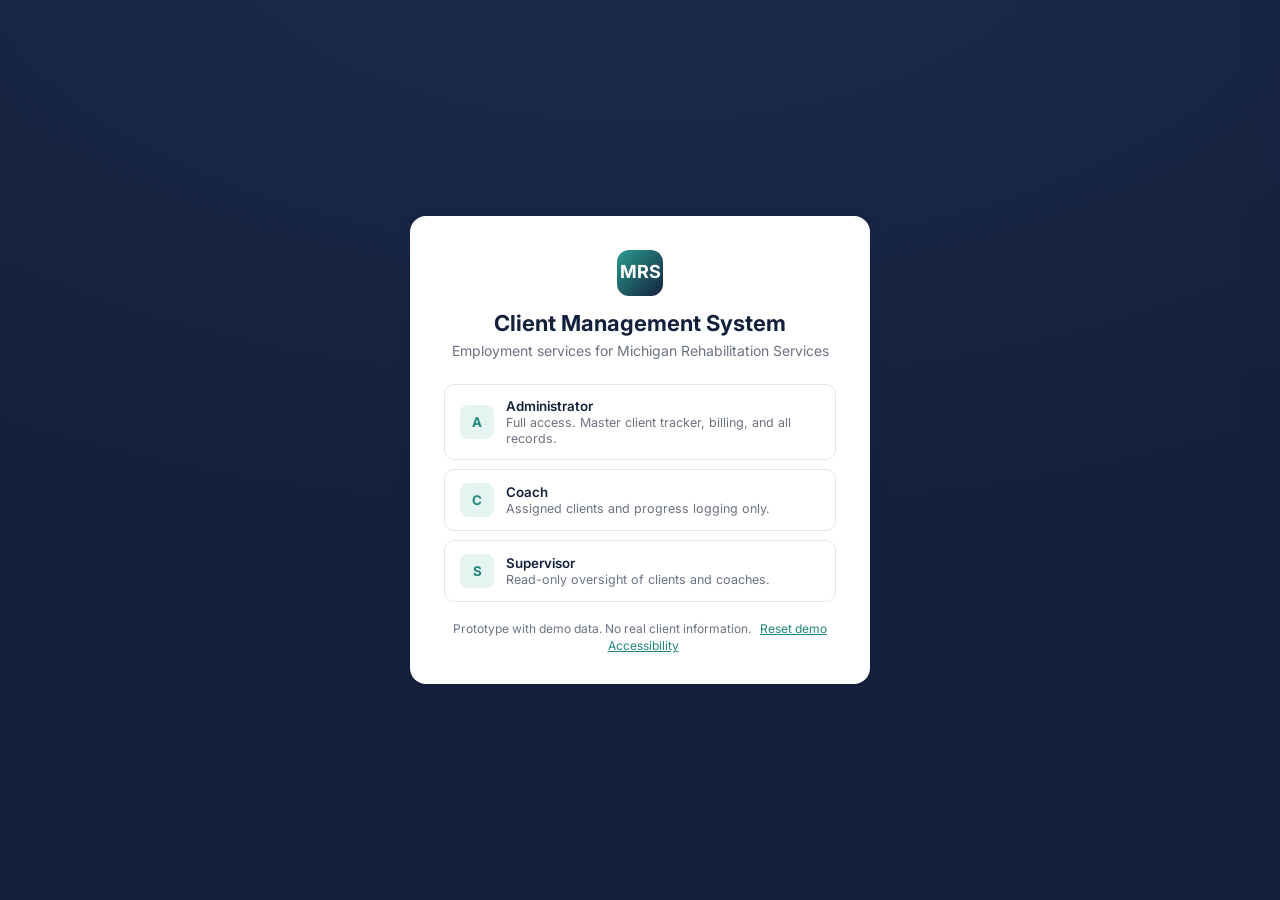
<file: index.html>
<!DOCTYPE html>
<html lang="en">
<head>
  <meta charset="UTF-8" />
  <meta name="viewport" content="width=device-width, initial-scale=1.0" />
  <title>MRS Client Management System - Prototype</title>
  <link rel="preconnect" href="https://fonts.googleapis.com" />
  <link href="https://fonts.googleapis.com/css2?family=Inter:wght@400;500;600;700&display=swap" rel="stylesheet" />
  <link rel="stylesheet" href="styles.css?v=10" />
</head>
<body>

  <!-- Login / role select -->
  <div class="login-wrap" id="login">
    <div class="login-card">
      <div class="brandmark">MRS</div>
      <h1>Client Management System</h1>
      <div class="sub">Employment services for Michigan Rehabilitation Services</div>
      <div id="roleButtons"></div>
      <div id="pwRow" style="display:none;margin-top:10px;text-align:left;">
        <label style="font-size:12.5px;color:var(--muted);font-weight:600;">Password for <span id="pwWho">-</span></label>
        <div style="display:flex;gap:8px;margin-top:6px;">
          <input type="password" id="pwInput" placeholder="Enter password" autocomplete="off"
            style="flex:1;padding:10px 12px;border:1px solid var(--line);border-radius:8px;font-size:14px;font-family:inherit;">
          <button class="btn primary" id="pwGo">Sign in</button>
        </div>
        <div id="pwErr" style="display:none;color:var(--bad);font-size:12.5px;margin-top:6px;">Incorrect password. Try again.</div>
        <div class="locked" style="font-style:normal;font-size:11.5px;margin-top:6px;">Prototype password: mrs2026</div>
      </div>
      <div class="sub" style="margin:18px 0 0;font-size:12px;">Prototype with demo data. No real client information.
        <button class="link-btn" id="resetBtnLogin" style="font-size:12px">Reset demo</button>
        <button class="link-btn" id="a11yBtnLogin" style="font-size:12px">Accessibility</button></div>
    </div>
  </div>

  <!-- App shell -->
  <div class="app" id="app">
    <aside class="sidebar">
      <div class="sb-brand">
        <div class="brandmark">MRS</div>
        <div><b>Client Management</b><br /><span>Employment Services</span></div>
      </div>
      <button id="navToggle" class="nav-item" type="button">Menu &#9662;</button>
      <nav id="nav"></nav>
    </aside>
    <div class="main">
      <div class="topbar">
        <h2 id="viewTitle">Dashboard</h2>
        <span class="proto-badge">Prototype - demo data</span>
        <span class="who">Signed in as <b id="whoName">-</b> <span id="whoRole"></span></span>
        <button class="btn sm" id="a11yBtn">Accessibility</button>
        <button class="btn sm" id="auditBtn">Audit log</button>
        <button class="btn sm" id="logoutBtn">Switch role</button>
        <button class="btn sm" id="resetBtn" title="Restore the demo to its clean starting data">Reset demo</button>
      </div>
      <div class="content" id="content"></div>
    </div>
  </div>

  <!-- Audit drawer -->
  <div class="drawer-bg" id="drawerBg"></div>
  <aside class="drawer" id="drawer">
    <div class="drawer-head">
      <h3>Audit log</h3>
      <button class="close-x" id="drawerClose">&times;</button>
    </div>
    <div id="auditList" style="overflow:auto;"></div>
  </aside>

  <!-- Accessibility menu -->
  <div class="a11y-menu" id="a11yMenu">
    <b style="color:var(--navy);font-size:13.5px;">Accessibility</b>
    <label><input type="checkbox" data-a11y="a11y-large"> Larger text</label>
    <label><input type="checkbox" data-a11y="a11y-contrast"> High contrast</label>
    <label><input type="checkbox" data-a11y="a11y-cb"> Color-blind friendly colors</label>
    <label><input type="checkbox" data-a11y="a11y-motion"> Reduce motion</label>
    <div class="locked" style="font-style:normal;font-size:11.5px;margin-top:4px;">Applies instantly. Resets with the demo.</div>
  </div>

  <!-- MRS note modal -->
  <div class="drawer-bg" id="noteBg"></div>
  <div class="note-modal" id="noteModal">
    <div class="note-head">
      <h3 id="noteTitle">Draft</h3>
      <button class="close-x" id="noteClose">&times;</button>
    </div>
    <textarea id="noteBody" class="note-body" spellcheck="false"></textarea>
    <div class="note-actions">
      <span class="locked" style="font-style:normal;flex:1;text-align:left;">AI-drafted from this client's data. Edit it however you want, then copy and send. Nothing sends on its own.</span>
      <button class="btn primary" id="noteCopy">Copy draft</button>
    </div>
  </div>

  <script src="data.js?v=10"></script>
  <script src="app.js?v=10"></script>
</body>
</html>
</file>
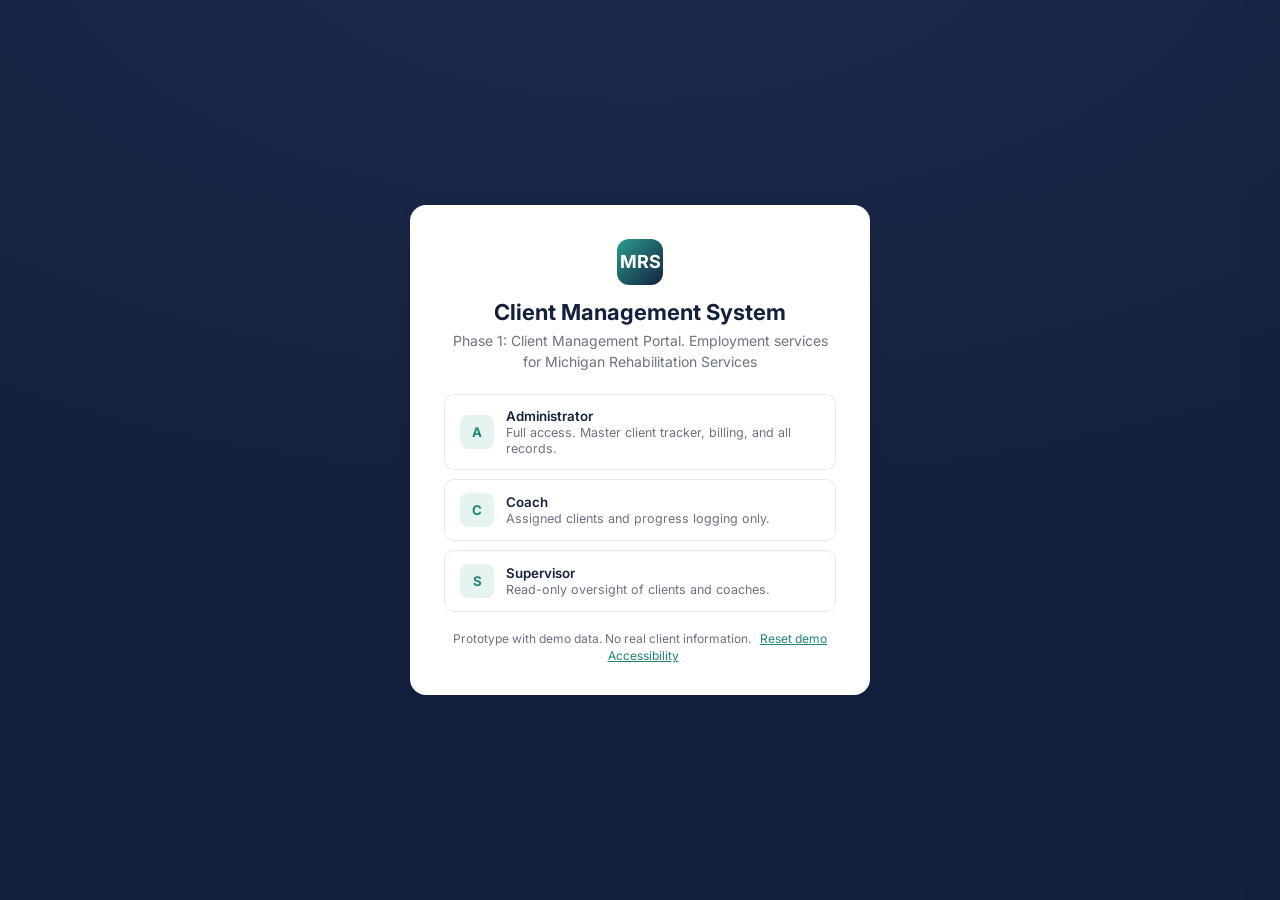
<file: build1/index.html>
<!DOCTYPE html>
<html lang="en">
<head>
  <meta charset="UTF-8" />
  <meta name="viewport" content="width=device-width, initial-scale=1.0" />
  <title>MRS Client Management Portal - Phase 1 Prototype</title>
  <link rel="preconnect" href="https://fonts.googleapis.com" />
  <link href="https://fonts.googleapis.com/css2?family=Inter:wght@400;500;600;700&display=swap" rel="stylesheet" />
  <link rel="stylesheet" href="styles.css?v=10" />
</head>
<body>

  <!-- Login / role select -->
  <div class="login-wrap" id="login">
    <div class="login-card">
      <div class="brandmark">MRS</div>
      <h1>Client Management System</h1>
      <div class="sub">Phase 1: Client Management Portal. Employment services for Michigan Rehabilitation Services</div>
      <div id="roleButtons"></div>
      <div id="pwRow" style="display:none;margin-top:10px;text-align:left;">
        <label style="font-size:12.5px;color:var(--muted);font-weight:600;">Password for <span id="pwWho">-</span></label>
        <div style="display:flex;gap:8px;margin-top:6px;">
          <input type="password" id="pwInput" placeholder="Enter password" autocomplete="off"
            style="flex:1;padding:10px 12px;border:1px solid var(--line);border-radius:8px;font-size:14px;font-family:inherit;">
          <button class="btn primary" id="pwGo">Sign in</button>
        </div>
        <div id="pwErr" style="display:none;color:var(--bad);font-size:12.5px;margin-top:6px;">Incorrect password. Try again.</div>
        <div class="locked" style="font-style:normal;font-size:11.5px;margin-top:6px;">Prototype password: mrs2026</div>
      </div>
      <div class="sub" style="margin:18px 0 0;font-size:12px;">Prototype with demo data. No real client information.
        <button class="link-btn" id="resetBtnLogin" style="font-size:12px">Reset demo</button>
        <button class="link-btn" id="a11yBtnLogin" style="font-size:12px">Accessibility</button></div>
    </div>
  </div>

  <!-- App shell -->
  <div class="app" id="app">
    <aside class="sidebar">
      <div class="sb-brand">
        <div class="brandmark">MRS</div>
        <div><b>Client Management</b><br /><span>Employment Services</span></div>
      </div>
      <button id="navToggle" class="nav-item" type="button">Menu &#9662;</button>
      <nav id="nav"></nav>
    </aside>
    <div class="main">
      <div class="topbar">
        <h2 id="viewTitle">Dashboard</h2>
        <span class="proto-badge">Prototype - demo data</span>
        <span class="who">Signed in as <b id="whoName">-</b> <span id="whoRole"></span></span>
        <button class="btn sm" id="a11yBtn">Accessibility</button>
        <button class="btn sm" id="auditBtn">Audit log</button>
        <button class="btn sm" id="logoutBtn">Switch role</button>
        <button class="btn sm" id="resetBtn" title="Restore the demo to its clean starting data">Reset demo</button>
      </div>
      <div class="content" id="content"></div>
    </div>
  </div>

  <!-- Audit drawer -->
  <div class="drawer-bg" id="drawerBg"></div>
  <aside class="drawer" id="drawer">
    <div class="drawer-head">
      <h3>Audit log</h3>
      <button class="close-x" id="drawerClose">&times;</button>
    </div>
    <div id="auditList" style="overflow:auto;"></div>
  </aside>

  <!-- Accessibility menu -->
  <div class="a11y-menu" id="a11yMenu">
    <b style="color:var(--navy);font-size:13.5px;">Accessibility</b>
    <label><input type="checkbox" data-a11y="a11y-large"> Larger text</label>
    <label><input type="checkbox" data-a11y="a11y-contrast"> High contrast</label>
    <label><input type="checkbox" data-a11y="a11y-cb"> Color-blind friendly colors</label>
    <label><input type="checkbox" data-a11y="a11y-motion"> Reduce motion</label>
    <div class="locked" style="font-style:normal;font-size:11.5px;margin-top:4px;">Applies instantly. Resets with the demo.</div>
  </div>

  <!-- MRS note modal -->
  <div class="drawer-bg" id="noteBg"></div>
  <div class="note-modal" id="noteModal">
    <div class="note-head">
      <h3 id="noteTitle">Draft</h3>
      <button class="close-x" id="noteClose">&times;</button>
    </div>
    <textarea id="noteBody" class="note-body" spellcheck="false"></textarea>
    <div class="note-actions">
      <span class="locked" style="font-style:normal;flex:1;text-align:left;">AI-drafted from this client's data. Edit it however you want, then copy and send. Nothing sends on its own.</span>
      <button class="btn primary" id="noteCopy">Copy draft</button>
    </div>
  </div>

  <script src="data.js?v=10"></script>
  <script src="app.js?v=10"></script>
</body>
</html>
</file>
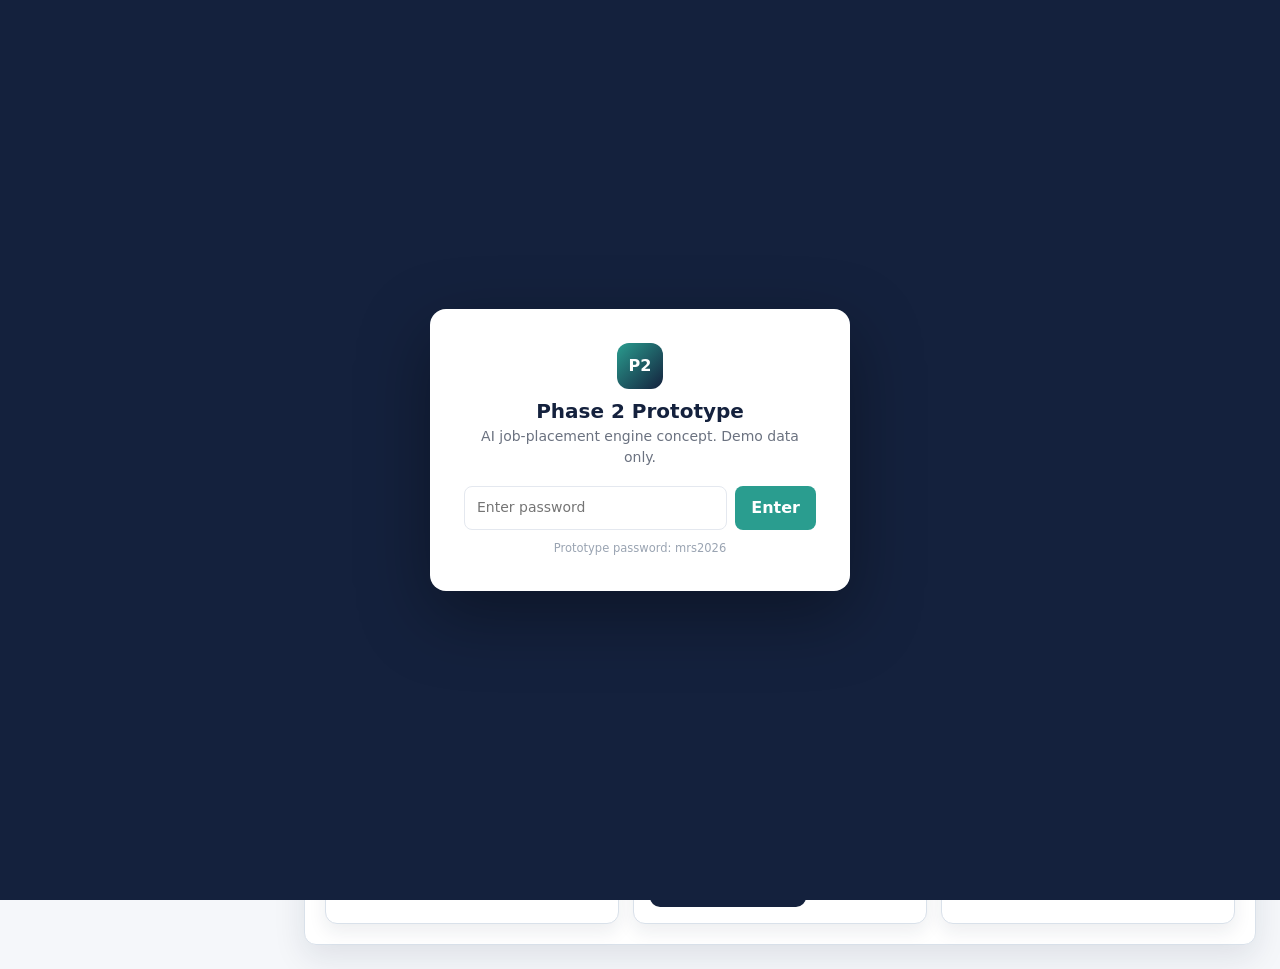
<file: build2/index.html>
<!doctype html>
<html lang="en">
<head>
  <meta charset="utf-8">
  <meta name="viewport" content="width=device-width, initial-scale=1">
  <title>Phase 2 Prototype - AI Job Placement Engine</title>
  <style>
    :root {
      --bg: #f5f7fa;
      --card: #ffffff;
      --primary: #14213d;
      --accent: #2a9d8f;
      --text: #1f2933;
      --muted: #657282;
      --line: #d9e1ea;
      --soft: #eef3f7;
      --warning: #b7791f;
      --shadow: 0 12px 32px rgba(20, 33, 61, 0.10);
      --shadow-soft: 0 8px 18px rgba(20, 33, 61, 0.08);
      --radius: 12px;
    }

    * {
      box-sizing: border-box;
    }

    body {
      margin: 0;
      min-height: 100vh;
      background: var(--bg);
      color: var(--text);
      font-family: Inter, system-ui, -apple-system, BlinkMacSystemFont, "Segoe UI", sans-serif;
      line-height: 1.5;
    }

    button,
    input,
    select,
    textarea {
      font: inherit;
    }

    button {
      cursor: pointer;
    }

    .shell {
      max-width: 1320px;
      margin: 0 auto;
      padding: 24px;
    }

    .topbar {
      display: flex;
      align-items: flex-start;
      justify-content: space-between;
      gap: 20px;
      margin-bottom: 20px;
    }

    .eyebrow {
      display: inline-flex;
      align-items: center;
      gap: 8px;
      margin-bottom: 10px;
      padding: 6px 10px;
      border-radius: 999px;
      background: rgba(42, 157, 143, 0.12);
      color: #176c62;
      font-size: 13px;
      font-weight: 700;
    }

    h1,
    h2,
    h3,
    p {
      margin: 0;
    }

    h1 {
      color: var(--primary);
      font-size: clamp(28px, 4vw, 46px);
      line-height: 1.05;
      letter-spacing: 0;
      max-width: 780px;
    }

    .subtitle {
      margin-top: 12px;
      color: var(--muted);
      max-width: 820px;
      font-size: 16px;
    }

    .status-card {
      flex: 0 0 260px;
      background: var(--card);
      border: 1px solid var(--line);
      border-radius: var(--radius);
      box-shadow: var(--shadow-soft);
      padding: 16px;
    }

    .status-card strong {
      display: block;
      color: var(--primary);
      font-size: 24px;
      line-height: 1;
      margin-bottom: 8px;
    }

    .status-card span {
      color: var(--muted);
      font-size: 13px;
    }

    .layout {
      display: grid;
      grid-template-columns: 260px minmax(0, 1fr);
      gap: 20px;
      align-items: start;
    }

    .side {
      position: sticky;
      top: 18px;
      display: grid;
      gap: 12px;
    }

    .nav-card,
    .client-card,
    .panel,
    .metric-card,
    .match-card,
    .note-box,
    .reminder,
    .tracker-row {
      background: var(--card);
      border: 1px solid var(--line);
      border-radius: var(--radius);
      box-shadow: var(--shadow-soft);
    }

    .nav-card {
      padding: 10px;
    }

    .nav-button {
      width: 100%;
      min-height: 48px;
      display: flex;
      align-items: center;
      justify-content: space-between;
      gap: 12px;
      border: 0;
      border-radius: 10px;
      background: transparent;
      color: var(--text);
      padding: 10px 12px;
      text-align: left;
      transition: background 160ms ease, color 160ms ease, transform 160ms ease;
    }

    .nav-button:hover,
    .nav-button:focus-visible {
      background: var(--soft);
      outline: none;
      transform: translateY(-1px);
    }

    .nav-button.active {
      background: var(--primary);
      color: #ffffff;
    }

    .nav-button small {
      color: inherit;
      opacity: 0.78;
      font-size: 12px;
    }

    .client-card {
      padding: 14px;
    }

    .client-card h2 {
      color: var(--primary);
      font-size: 16px;
      margin-bottom: 10px;
    }

    .client-list {
      display: grid;
      gap: 8px;
    }

    .client-button {
      width: 100%;
      border: 1px solid var(--line);
      background: #ffffff;
      color: var(--text);
      border-radius: 10px;
      padding: 10px;
      text-align: left;
      transition: border 160ms ease, background 160ms ease, transform 160ms ease;
    }

    .client-button:hover,
    .client-button:focus-visible {
      border-color: var(--accent);
      background: rgba(42, 157, 143, 0.08);
      outline: none;
      transform: translateY(-1px);
    }

    .client-button.active {
      border-color: var(--accent);
      background: rgba(42, 157, 143, 0.12);
    }

    .client-button strong {
      display: block;
      color: var(--primary);
      font-size: 14px;
    }

    .client-button span {
      color: var(--muted);
      font-size: 12px;
    }

    .main {
      display: grid;
      gap: 20px;
    }

    .panel {
      display: none;
      padding: 20px;
      box-shadow: var(--shadow);
    }

    .panel.active {
      display: block;
      animation: fadeUp 180ms ease both;
    }

    @keyframes fadeUp {
      from {
        opacity: 0;
        transform: translateY(8px);
      }
      to {
        opacity: 1;
        transform: translateY(0);
      }
    }

    .panel-heading {
      display: flex;
      justify-content: space-between;
      gap: 16px;
      align-items: flex-start;
      margin-bottom: 18px;
    }

    .panel-heading h2 {
      color: var(--primary);
      font-size: 24px;
      letter-spacing: 0;
    }

    .panel-heading p {
      color: var(--muted);
      margin-top: 6px;
      max-width: 760px;
    }

    .pill {
      display: inline-flex;
      align-items: center;
      white-space: nowrap;
      border-radius: 999px;
      padding: 7px 10px;
      background: var(--soft);
      color: var(--primary);
      font-size: 12px;
      font-weight: 700;
    }

    .pill.accent {
      background: rgba(42, 157, 143, 0.12);
      color: #176c62;
    }

    .grid-3 {
      display: grid;
      grid-template-columns: repeat(3, minmax(0, 1fr));
      gap: 14px;
    }

    .metric-card {
      padding: 16px;
    }

    .metric-card span {
      display: block;
      color: var(--muted);
      font-size: 13px;
      margin-bottom: 8px;
    }

    .metric-card strong {
      color: var(--primary);
      font-size: 26px;
      line-height: 1;
    }

    .metric-card small {
      display: block;
      color: var(--accent);
      font-size: 12px;
      font-weight: 700;
      margin-top: 8px;
    }

    .section-title {
      display: flex;
      justify-content: space-between;
      align-items: center;
      gap: 12px;
      margin: 22px 0 12px;
    }

    .section-title h3 {
      color: var(--primary);
      font-size: 17px;
    }

    .match-grid {
      display: grid;
      grid-template-columns: repeat(3, minmax(0, 1fr));
      gap: 14px;
    }

    .match-card {
      min-height: 100%;
      padding: 16px;
      transition: transform 160ms ease, box-shadow 160ms ease, border-color 160ms ease;
    }

    .match-card:hover {
      transform: translateY(-2px);
      box-shadow: var(--shadow);
      border-color: rgba(42, 157, 143, 0.42);
    }

    .match-top {
      display: flex;
      justify-content: space-between;
      gap: 10px;
      align-items: flex-start;
      margin-bottom: 12px;
    }

    .score {
      flex: 0 0 auto;
      min-width: 58px;
      border-radius: 999px;
      background: var(--primary);
      color: #ffffff;
      text-align: center;
      padding: 6px 8px;
      font-size: 13px;
      font-weight: 800;
    }

    .match-card h4 {
      color: var(--primary);
      font-size: 16px;
      margin: 0 0 4px;
    }

    .company {
      color: var(--muted);
      font-size: 13px;
    }

    .why {
      color: var(--text);
      font-size: 14px;
      margin: 12px 0;
    }

    .source-row {
      display: flex;
      flex-wrap: wrap;
      gap: 8px;
      margin-bottom: 14px;
    }

    .tag {
      display: inline-flex;
      align-items: center;
      border-radius: 999px;
      background: var(--soft);
      color: var(--muted);
      padding: 5px 8px;
      font-size: 12px;
      font-weight: 700;
    }

    .button-row {
      display: flex;
      flex-wrap: wrap;
      gap: 10px;
      margin-top: 14px;
    }

    .btn {
      display: inline-flex;
      align-items: center;
      justify-content: center;
      min-height: 40px;
      border: 1px solid transparent;
      border-radius: 10px;
      padding: 9px 12px;
      background: var(--primary);
      color: #ffffff;
      font-weight: 800;
      text-decoration: none;
      transition: transform 160ms ease, background 160ms ease, border-color 160ms ease;
    }

    .btn:hover,
    .btn:focus-visible {
      transform: translateY(-1px);
      outline: none;
      background: #1b2f59;
    }

    .btn.secondary {
      background: #ffffff;
      color: var(--primary);
      border-color: var(--line);
    }

    .btn.secondary:hover,
    .btn.secondary:focus-visible {
      background: var(--soft);
      border-color: var(--accent);
    }

    .btn.accent {
      background: var(--accent);
    }

    .btn.accent:hover,
    .btn.accent:focus-visible {
      background: #23877b;
    }

    .tracker-list {
      display: grid;
      gap: 12px;
    }

    .tracker-row {
      display: grid;
      grid-template-columns: minmax(160px, 1.2fr) repeat(4, minmax(100px, 0.8fr)) minmax(140px, 1fr);
      gap: 12px;
      align-items: center;
      padding: 14px;
    }

    .tracker-row.header {
      box-shadow: none;
      background: transparent;
      border: 0;
      padding-top: 0;
      padding-bottom: 0;
      color: var(--muted);
      font-size: 12px;
      font-weight: 800;
      text-transform: none;
    }

    .tracker-row strong {
      color: var(--primary);
    }

    .stat {
      display: inline-flex;
      align-items: center;
      justify-content: center;
      min-height: 36px;
      border-radius: 10px;
      background: var(--soft);
      color: var(--primary);
      font-weight: 800;
    }

    .follow-up {
      color: var(--warning);
      font-weight: 800;
    }

    .reminder-list {
      display: grid;
      gap: 12px;
    }

    .reminder {
      display: grid;
      grid-template-columns: minmax(0, 1fr) auto;
      gap: 16px;
      align-items: center;
      padding: 16px;
    }

    .reminder h3 {
      color: var(--primary);
      font-size: 16px;
      margin-bottom: 4px;
    }

    .reminder p {
      color: var(--muted);
      font-size: 14px;
    }

    .reminder-meta {
      display: grid;
      justify-items: end;
      gap: 6px;
    }

    .note-controls {
      display: flex;
      flex-wrap: wrap;
      gap: 12px;
      align-items: center;
      margin-bottom: 16px;
    }

    .select-wrap {
      display: grid;
      gap: 6px;
    }

    .select-wrap label {
      color: var(--muted);
      font-size: 13px;
      font-weight: 800;
    }

    select {
      min-height: 42px;
      min-width: 240px;
      border-radius: 10px;
      border: 1px solid var(--line);
      color: var(--text);
      background: #ffffff;
      padding: 8px 10px;
    }

    .note-box {
      min-height: 340px;
      padding: 18px;
      white-space: pre-wrap;
      color: var(--text);
      font-family: Inter, system-ui, -apple-system, BlinkMacSystemFont, "Segoe UI", sans-serif;
      font-size: 14px;
      overflow: auto;
    }

    .empty-note {
      color: var(--muted);
    }

    .toast {
      position: fixed;
      right: 20px;
      bottom: 20px;
      display: none;
      max-width: 320px;
      border-radius: var(--radius);
      background: var(--primary);
      color: #ffffff;
      padding: 12px 14px;
      box-shadow: var(--shadow);
      font-size: 14px;
      z-index: 20;
    }

    .toast.show {
      display: block;
      animation: fadeUp 180ms ease both;
    }

    @media (max-width: 1040px) {
      .topbar {
        display: grid;
      }

      .status-card {
        width: 100%;
        flex-basis: auto;
      }

      .layout {
        grid-template-columns: 1fr;
      }

      .side {
        position: static;
        grid-template-columns: minmax(0, 1fr) minmax(0, 1fr);
      }

      .match-grid,
      .grid-3 {
        grid-template-columns: repeat(2, minmax(0, 1fr));
      }

      .tracker-row {
        grid-template-columns: repeat(2, minmax(0, 1fr));
      }

      .tracker-row.header {
        display: none;
      }
    }

    @media (max-width: 720px) {
      .shell {
        padding: 16px;
      }

      .side,
      .match-grid,
      .grid-3 {
        grid-template-columns: 1fr;
      }

      .panel {
        padding: 16px;
      }

      .panel-heading,
      .reminder {
        display: grid;
      }

      .reminder-meta {
        justify-items: start;
      }

      select {
        width: 100%;
        min-width: 0;
      }
    }
  </style>
</head>
<body>
  <div class="shell">
    <header class="topbar">
      <div>
        <div class="eyebrow">Prototype - demo data</div>
        <h1>AI job-placement module for MRS case management</h1>
        <p class="subtitle">A clickable front-end concept for morning job matching, placement tracking, follow-up reminders, and professional MRS progress-note generation.</p>
      </div>
      <aside class="status-card" aria-label="Daily AI summary">
        <strong id="summaryCount">9</strong>
        <span>AI-sourced job leads reviewed this morning across 3 active clients.</span>
      </aside>
    </header>

    <div class="layout">
      <aside class="side">
        <nav class="nav-card" aria-label="Prototype views">
          <a class="nav-button active" href="#matches" data-view="matches">
            <span>Morning Job Matches</span>
            <small>Leads</small>
          </a>
          <a class="nav-button" href="#tracker" data-view="tracker">
            <span>Placement Tracker</span>
            <small>Activity</small>
          </a>
          <a class="nav-button" href="#reminders" data-view="reminders">
            <span>Follow-up Reminders</span>
            <small>Tasks</small>
          </a>
          <a class="nav-button" href="#note" data-view="note">
            <span>Generate MRS Progress Note</span>
            <small>Draft</small>
          </a>
        </nav>

        <section class="client-card" aria-label="Client selector">
          <h2>Active clients</h2>
          <div class="client-list" id="clientList"></div>
        </section>
      </aside>

      <main class="main">
        <section class="panel active" id="matches" aria-labelledby="matchesTitle">
          <div class="panel-heading">
            <div>
              <h2 id="matchesTitle">Morning Job Matches</h2>
              <p>Mock AI lead review showing realistic jobs from Indeed, LinkedIn, company career pages, and state job boards.</p>
            </div>
            <span class="pill accent" id="selectedClientPill">Jaymar selected</span>
          </div>

          <div class="grid-3" id="metricGrid"></div>

          <div class="section-title">
            <h3 id="matchesFor">Leads for Jaymar</h3>
            <span class="pill">Sorted by match score</span>
          </div>
          <div class="match-grid" id="matchGrid"></div>
        </section>

        <section class="panel" id="tracker" aria-labelledby="trackerTitle">
          <div class="panel-heading">
            <div>
              <h2 id="trackerTitle">Per-client Placement Tracker</h2>
              <p>Activity summary for applications, interviews, employer contacts, and next placement action.</p>
            </div>
            <span class="pill">MRS-ready activity view</span>
          </div>

          <div class="tracker-list" id="trackerList"></div>
        </section>

        <section class="panel" id="reminders" aria-labelledby="remindersTitle">
          <div class="panel-heading">
            <div>
              <h2 id="remindersTitle">Follow-up Reminders</h2>
              <p>Staff task list for keeping each placement plan moving without letting employer contacts go cold.</p>
            </div>
            <span class="pill">3 priority reminders</span>
          </div>

          <div class="reminder-list" id="reminderList"></div>
        </section>

        <section class="panel" id="note" aria-labelledby="noteTitle">
          <div class="panel-heading">
            <div>
              <h2 id="noteTitle">Generate MRS Progress Note</h2>
              <p>Choose a client and generate a formatted progress note from that client's placement activity. Demo data only.</p>
            </div>
            <span class="pill accent">Draft output</span>
          </div>

          <div class="note-controls">
            <div class="select-wrap">
              <label for="noteClient">Client</label>
              <select id="noteClient"></select>
            </div>
            <button class="btn accent" type="button" id="generateNote">Generate progress note</button>
            <button class="btn secondary" type="button" id="copyNote">Copy note</button>
          </div>

          <div class="note-box empty-note" id="noteOutput">Select a client, then generate an MRS progress note.</div>
        </section>
      </main>
    </div>
  </div>

  <div class="toast" id="toast" role="status" aria-live="polite"></div>

  <script>
    const clients = [
      {
        id: "jaymar",
        name: "Jaymar",
        goal: "Dental Administration",
        applications: 12,
        interviews: 3,
        contacts: 8,
        followUp: "Follow-up due Friday",
        nextAction: "Call dental office managers and confirm interview availability.",
        status: "Active placement",
        jobs: [
          {
            title: "Dental Front Office Assistant",
            company: "Bright Lake Dental Group",
            source: "Indeed",
            score: 94,
            why: "Matches dental office interest, scheduling exposure, phone communication, and front desk workflow.",
            location: "Southfield, MI",
            action: "Prepare application and follow up with office manager."
          },
          {
            title: "Patient Scheduling Coordinator",
            company: "Great Lakes Smile Center",
            source: "Company careers page",
            score: 89,
            why: "Strong fit for appointment setting, reminder calls, chart intake, and professional patient communication.",
            location: "Livonia, MI",
            action: "Send resume and request a short informational call."
          },
          {
            title: "Dental Records Clerk",
            company: "Parkview Dental Associates",
            source: "LinkedIn",
            score: 84,
            why: "Entry-level administrative role with records, scanning, insurance forms, and team support.",
            location: "Dearborn, MI",
            action: "Add to application queue and check transportation fit."
          }
        ]
      },
      {
        id: "lucas",
        name: "Lucas",
        goal: "Retail",
        applications: 8,
        interviews: 1,
        contacts: 5,
        followUp: "Call tomorrow",
        nextAction: "Call the store lead tomorrow and ask about open interview slots.",
        status: "Interview pending",
        jobs: [
          {
            title: "Retail Sales Associate",
            company: "Northline Outdoor Supply",
            source: "Indeed",
            score: 91,
            why: "Matches retail goal, customer greeting, shelf recovery, stocking, and dependable part-time availability.",
            location: "Detroit, MI",
            action: "Call store lead tomorrow and confirm hiring window."
          },
          {
            title: "Customer Pickup Associate",
            company: "Metro Market Home Goods",
            source: "Company careers page",
            score: 86,
            why: "Good fit for order staging, customer pickup support, team tasks, and steady shift routines.",
            location: "Farmington Hills, MI",
            action: "Review physical requirements and submit application."
          },
          {
            title: "Inventory Floor Support",
            company: "Lakeside Discount Market",
            source: "State job board",
            score: 79,
            why: "Entry retail support role focused on stocking, labeling, and backroom organization.",
            location: "Redford, MI",
            action: "Contact employer to ask about training support."
          }
        ]
      },
      {
        id: "jason",
        name: "Jason",
        goal: "Laundry",
        applications: 10,
        interviews: 2,
        contacts: 4,
        followUp: "Site visit",
        nextAction: "Schedule site visit and confirm shift environment before next application.",
        status: "Site review needed",
        jobs: [
          {
            title: "Laundry Attendant",
            company: "CleanCare Linen Services",
            source: "Indeed",
            score: 93,
            why: "Matches laundry goal, sorting, folding, machine loading, and repeatable task routines.",
            location: "Oak Park, MI",
            action: "Schedule site visit and verify noise and pace level."
          },
          {
            title: "Linen Room Assistant",
            company: "Westbridge Senior Living",
            source: "Company careers page",
            score: 88,
            why: "Structured laundry room duties with clear workflow, folding, cart restock, and steady supervision.",
            location: "Royal Oak, MI",
            action: "Contact housekeeping supervisor for informational visit."
          },
          {
            title: "Hotel Laundry Support",
            company: "Midtown Stay Suites",
            source: "LinkedIn",
            score: 81,
            why: "Potential entry role with washer loading, linen transfer, folding, and predictable morning shifts.",
            location: "Detroit, MI",
            action: "Ask employer about training and weekend expectations."
          }
        ]
      }
    ];

    let selectedClientId = "jaymar";
    let currentNoteText = "";

    const clientList = document.getElementById("clientList");
    const metricGrid = document.getElementById("metricGrid");
    const matchGrid = document.getElementById("matchGrid");
    const matchesFor = document.getElementById("matchesFor");
    const selectedClientPill = document.getElementById("selectedClientPill");
    const trackerList = document.getElementById("trackerList");
    const reminderList = document.getElementById("reminderList");
    const noteClient = document.getElementById("noteClient");
    const noteOutput = document.getElementById("noteOutput");
    const toast = document.getElementById("toast");

    function getClient(id) {
      return clients.find((client) => client.id === id) || clients[0];
    }

    const validViews = new Set(["matches", "tracker", "reminders", "note"]);

    function parseHashRoute() {
      const rawHash = window.location.hash.replace("#", "");
      if (rawHash.startsWith("note-")) {
        const clientId = rawHash.replace("note-", "");
        return {
          view: "note",
          clientId: clients.some((client) => client.id === clientId) ? clientId : selectedClientId,
          generateNote: true
        };
      }

      return {
        view: validViews.has(rawHash) ? rawHash : "matches",
        clientId: selectedClientId,
        generateNote: false
      };
    }

    function setView(viewId, updateHash = true) {
      const nextView = validViews.has(viewId) ? viewId : "matches";
      document.querySelectorAll(".panel").forEach((panel) => {
        panel.classList.toggle("active", panel.id === nextView);
      });
      document.querySelectorAll(".nav-button").forEach((button) => {
        button.classList.toggle("active", button.dataset.view === nextView);
      });
      if (updateHash && window.location.hash !== `#${nextView}`) {
        window.history.replaceState(null, "", `#${nextView}`);
      }
    }

    function setClient(clientId) {
      selectedClientId = clientId;
      noteClient.value = clientId;
      renderClientList();
      renderMatches();
    }

    function applyHashRoute() {
      const route = parseHashRoute();
      setClient(route.clientId);
      setView(route.view, false);
      if (route.generateNote) {
        generateProgressNote(route.clientId);
      }
    }

    function renderClientList() {
      clientList.innerHTML = clients.map((client) => `
        <button class="client-button ${client.id === selectedClientId ? "active" : ""}" type="button" data-client="${client.id}">
          <strong>${client.name}</strong>
          <span>${client.goal}</span>
        </button>
      `).join("");
    }

    function renderMetrics(client) {
      metricGrid.innerHTML = [
        { label: "Applications", value: client.applications, note: "Tracked for MRS reporting" },
        { label: "Interviews", value: client.interviews, note: "Scheduled or completed" },
        { label: "Employer contacts", value: client.contacts, note: "Logged this placement cycle" }
      ].map((metric) => `
        <article class="metric-card">
          <span>${metric.label}</span>
          <strong>${metric.value}</strong>
          <small>${metric.note}</small>
        </article>
      `).join("");
    }

    function renderMatches() {
      const client = getClient(selectedClientId);
      selectedClientPill.textContent = `${client.name} selected`;
      matchesFor.textContent = `Leads for ${client.name}`;
      renderMetrics(client);
      matchGrid.innerHTML = client.jobs.map((job) => `
        <article class="match-card">
          <div class="match-top">
            <div>
              <h4>${job.title}</h4>
              <div class="company">${job.company}</div>
            </div>
            <div class="score">${job.score}%</div>
          </div>
          <div class="source-row">
            <span class="tag">${job.source}</span>
            <span class="tag">${job.location}</span>
          </div>
          <p class="why">${job.why}</p>
          <div class="button-row">
            <button class="btn secondary" type="button" data-note-for="${client.id}">Generate note</button>
            <button class="btn" type="button" data-action="${job.action}">Add to tracker</button>
          </div>
        </article>
      `).join("");
    }

    function renderTracker() {
      const rows = clients.map((client) => `
        <div class="tracker-row">
          <div>
            <strong>${client.name}</strong>
            <div class="company">${client.goal}</div>
          </div>
          <div class="stat">${client.applications}</div>
          <div class="stat">${client.interviews}</div>
          <div class="stat">${client.contacts}</div>
          <div class="follow-up">${client.followUp}</div>
          <button class="btn secondary" type="button" data-open-note="${client.id}">Draft note</button>
        </div>
      `).join("");

      trackerList.innerHTML = `
        <div class="tracker-row header" aria-hidden="true">
          <div>Client</div>
          <div>Applications</div>
          <div>Interviews</div>
          <div>Contacts</div>
          <div>Follow-up</div>
          <div>Action</div>
        </div>
        ${rows}
      `;
    }

    function renderReminders() {
      reminderList.innerHTML = clients.map((client) => `
        <article class="reminder">
          <div>
            <h3>${client.name}: ${client.followUp}</h3>
            <p>${client.nextAction}</p>
          </div>
          <div class="reminder-meta">
            <span class="pill">${client.status}</span>
            <button class="btn secondary" type="button" data-open-note="${client.id}">Prepare note</button>
          </div>
        </article>
      `).join("");
    }

    function renderNoteSelect() {
      noteClient.innerHTML = clients.map((client) => `
        <option value="${client.id}">${client.name} - ${client.goal}</option>
      `).join("");
      noteClient.value = selectedClientId;
    }

    function formatDate() {
      return new Intl.DateTimeFormat("en-US", {
        year: "numeric",
        month: "long",
        day: "numeric"
      }).format(new Date());
    }

    function generateProgressNote(clientId) {
      const client = getClient(clientId);
      const topMatches = client.jobs.slice(0, 2).map((job) => `${job.title} with ${job.company} (${job.score}% match)`).join("; ");

      currentNoteText = `MRS progress note

Date: ${formatDate()}
Client: ${client.name}
Vocational goal: ${client.goal}
Prototype notice: Demo data only. No real PII or live job-board data used.

Placement activity summary:
The placement team reviewed current employment activity for ${client.name} and identified new job leads aligned with the vocational goal of ${client.goal}. Current activity includes ${client.applications} applications, ${client.interviews} interviews, and ${client.contacts} employer contacts in the placement tracker.

AI job-match review:
The morning job-match review surfaced ${client.jobs.length} potential leads for staff review. Highest-priority matches include ${topMatches}. Matches were selected based on role fit, entry requirements, work environment, customer interaction level, and alignment with the client's stated placement direction.

Employer contact and follow-up:
Next staff action: ${client.nextAction} Current follow-up status is ${client.followUp}. Staff should document employer response, interview availability, required accommodations or training supports, and any barriers that affect placement progress.

Plan:
Continue targeted job development for ${client.goal}, prioritize the highest-fit employer leads, complete the listed follow-up action, and update the placement tracker after each employer contact, application submission, interview, or site visit.`;

      noteOutput.classList.remove("empty-note");
      noteOutput.textContent = currentNoteText;
      showToast(`Progress note generated for ${client.name}.`);
    }

    function showToast(message) {
      toast.textContent = message;
      toast.classList.add("show");
      window.clearTimeout(showToast.timer);
      showToast.timer = window.setTimeout(() => {
        toast.classList.remove("show");
      }, 2400);
    }

    document.addEventListener("click", (event) => {
      const navButton = event.target.closest(".nav-button");
      if (navButton) {
        event.preventDefault();
        setView(navButton.dataset.view);
        return;
      }

      const clientButton = event.target.closest(".client-button");
      if (clientButton) {
        setClient(clientButton.dataset.client);
        return;
      }

      const noteButton = event.target.closest("[data-note-for]");
      if (noteButton) {
        const clientId = noteButton.dataset.noteFor;
        setClient(clientId);
        setView("note");
        generateProgressNote(clientId);
        return;
      }

      const openNoteButton = event.target.closest("[data-open-note]");
      if (openNoteButton) {
        const clientId = openNoteButton.dataset.openNote;
        setClient(clientId);
        setView("note");
        generateProgressNote(clientId);
        return;
      }

      const actionButton = event.target.closest("[data-action]");
      if (actionButton) {
        showToast(actionButton.dataset.action);
      }
    });

    document.getElementById("generateNote").addEventListener("click", () => {
      generateProgressNote(noteClient.value);
    });

    document.getElementById("copyNote").addEventListener("click", async () => {
      if (!currentNoteText) {
        showToast("Generate a progress note first.");
        return;
      }

      try {
        await navigator.clipboard.writeText(currentNoteText);
        showToast("Progress note copied.");
      } catch (error) {
        showToast("Copy was blocked by the browser. Select the note text manually.");
      }
    });

    noteClient.addEventListener("change", () => {
      setClient(noteClient.value);
    });

    window.addEventListener("hashchange", applyHashRoute);

    renderClientList();
    renderMatches();
    renderTracker();
    renderReminders();
    renderNoteSelect();
    applyHashRoute();
  </script>
<div id="p2gate" style="position:fixed;inset:0;background:#14213d;z-index:9999;display:flex;align-items:center;justify-content:center;font-family:Inter,system-ui,sans-serif;">
  <div style="background:#fff;border-radius:16px;padding:34px;max-width:420px;width:92%;text-align:center;box-shadow:0 24px 70px rgba(0,0,0,.35);">
    <div style="width:46px;height:46px;border-radius:12px;margin:0 auto 12px;background:linear-gradient(135deg,#2a9d8f,#14213d);display:flex;align-items:center;justify-content:center;color:#fff;font-weight:700;">P2</div>
    <h1 style="font-size:20px;color:#14213d;margin:0 0 4px;">Phase 2 Prototype</h1>
    <p style="color:#6b7280;font-size:14px;margin:0 0 18px;">AI job-placement engine concept. Demo data only.</p>
    <div style="display:flex;gap:8px;">
      <input id="p2pw" type="password" placeholder="Enter password" style="flex:1;padding:10px 12px;border:1px solid #e4e8ef;border-radius:8px;font-size:14px;">
      <button id="p2go" style="background:#2a9d8f;color:#fff;border:0;border-radius:8px;padding:10px 16px;font-weight:600;cursor:pointer;">Enter</button>
    </div>
    <div id="p2err" style="display:none;color:#d1495b;font-size:12.5px;margin-top:8px;">Incorrect password.</div>
    <div style="color:#9aa4b2;font-size:11.5px;margin-top:10px;">Prototype password: mrs2026</div>
  </div>
</div>
<script>
(function(){var t=function(){if(document.getElementById('p2pw').value==='mrs2026'){document.getElementById('p2gate').remove();}else{document.getElementById('p2err').style.display='block';}};
document.getElementById('p2go').addEventListener('click',t);
document.getElementById('p2pw').addEventListener('keydown',function(e){if(e.key==='Enter')t();});})();
</script>
</body>
</html>
</file>
<file: styles.css>
/* MRS Client Management System - prototype design system
   Reusable template for Mixon Grows client app prototypes.
   Tokens shared with the AI Placement demo so modules stitch together. */

:root {
  --navy: #14213d;
  --navy-soft: #1f2d4d;
  --teal: #2a9d8f;
  --teal-dark: #21867a;
  --bg: #f5f7fa;
  --card: #ffffff;
  --text: #1f2933;
  --muted: #6b7280;
  --line: #e4e8ef;
  --good: #2a9d8f;
  --warn: #e9a23b;
  --bad: #d1495b;
  --radius: 12px;
  --shadow: 0 1px 3px rgba(20,33,61,.08), 0 4px 16px rgba(20,33,61,.06);
  --font: "Inter", system-ui, -apple-system, "Segoe UI", Roboto, sans-serif;
}

* { box-sizing: border-box; }
html, body { margin: 0; padding: 0; }
body {
  font-family: var(--font);
  background: var(--bg);
  color: var(--text);
  font-size: 15px;
  line-height: 1.45;
  -webkit-font-smoothing: antialiased;
}
button { font-family: inherit; cursor: pointer; }
a { color: var(--teal-dark); }

/* ---------- Login / role select ---------- */
.login-wrap {
  min-height: 100vh; display: flex; align-items: center; justify-content: center;
  background: radial-gradient(1200px 600px at 50% -10%, #1c2c4d, var(--navy));
  padding: 24px;
}
.login-card {
  background: var(--card); border-radius: 16px; box-shadow: var(--shadow);
  width: 100%; max-width: 460px; padding: 34px 34px 30px; text-align: center;
}
.login-card h1 { font-size: 22px; margin: 6px 0 2px; color: var(--navy); }
.login-card .sub { color: var(--muted); font-size: 14px; margin-bottom: 22px; }
.brandmark {
  width: 46px; height: 46px; border-radius: 12px; margin: 0 auto 12px;
  background: linear-gradient(135deg, var(--teal), var(--navy));
  display: flex; align-items: center; justify-content: center;
  color: #fff; font-weight: 700; font-size: 18px;
}
.role-btn {
  display: flex; align-items: center; gap: 12px; width: 100%;
  background: #fff; border: 1px solid var(--line); border-radius: 10px;
  padding: 13px 15px; margin: 9px 0; text-align: left; transition: .15s;
}
.role-btn:hover { border-color: var(--teal); box-shadow: 0 0 0 3px rgba(42,157,143,.12); }
.role-btn .r-ic {
  width: 34px; height: 34px; border-radius: 8px; flex: none;
  background: rgba(42,157,143,.12); color: var(--teal-dark);
  display: flex; align-items: center; justify-content: center; font-weight: 700;
}
.role-btn .r-name { font-weight: 600; color: var(--navy); }
.role-btn .r-desc { font-size: 12.5px; color: var(--muted); }

/* ---------- App shell ---------- */
.app { display: none; grid-template-columns: 232px 1fr; min-height: 100vh; }
.app.active { display: grid; }
.sidebar { background: var(--navy); color: #cfd8ea; padding: 18px 14px; }
.sb-brand { display: flex; align-items: center; gap: 10px; padding: 4px 8px 18px; }
.sb-brand .brandmark { width: 34px; height: 34px; font-size: 14px; margin: 0; }
.sb-brand b { color: #fff; font-size: 14.5px; line-height: 1.1; }
.sb-brand span { color: #8ea0c4; font-size: 11.5px; }
.nav-item {
  display: flex; align-items: center; gap: 10px; padding: 10px 11px; border-radius: 8px;
  color: #cfd8ea; font-size: 14px; border: 0; background: none; width: 100%; text-align: left;
}
.nav-item:hover { background: rgba(255,255,255,.06); color: #fff; }
.nav-item.active { background: var(--teal); color: #fff; font-weight: 600; }
.nav-sec { font-size: 11px; text-transform: uppercase; letter-spacing: .5px; color: #6d80a8; margin: 16px 8px 6px; }

.main { display: flex; flex-direction: column; min-width: 0; }
.topbar {
  display: flex; align-items: center; gap: 14px; padding: 13px 22px;
  background: #fff; border-bottom: 1px solid var(--line);
}
.topbar h2 { font-size: 17px; margin: 0; color: var(--navy); flex: 1; }
.proto-badge {
  font-size: 11px; font-weight: 600; color: var(--warn);
  background: rgba(233,162,59,.13); border: 1px solid rgba(233,162,59,.35);
  padding: 3px 9px; border-radius: 20px;
}
.who { font-size: 13px; color: var(--muted); }
.who b { color: var(--navy); }
.btn {
  border: 1px solid var(--line); background: #fff; color: var(--navy);
  padding: 8px 13px; border-radius: 8px; font-size: 13px; font-weight: 500;
}
.btn:hover { border-color: var(--teal); }
.btn.primary { background: var(--teal); border-color: var(--teal); color: #fff; }
.btn.primary:hover { background: var(--teal-dark); }
.btn.sm { padding: 5px 10px; font-size: 12px; }

.content { padding: 22px; overflow: auto; }

/* ---------- Cards / stats ---------- */
.stat-row { display: grid; grid-template-columns: repeat(4, 1fr); gap: 14px; margin-bottom: 20px; }
.stat {
  background: var(--card); border: 1px solid var(--line); border-radius: var(--radius);
  padding: 15px 16px; box-shadow: var(--shadow);
}
.stat .lbl { font-size: 12.5px; color: var(--muted); }
.stat .val { font-size: 26px; font-weight: 700; color: var(--navy); margin-top: 2px; }
.stat .val small { font-size: 13px; color: var(--muted); font-weight: 500; }

.panel {
  background: var(--card); border: 1px solid var(--line); border-radius: var(--radius);
  box-shadow: var(--shadow); overflow: hidden; margin-bottom: 20px;
}
.panel-head { display: flex; align-items: center; padding: 14px 18px; border-bottom: 1px solid var(--line); }
.panel-head h3 { margin: 0; font-size: 15px; color: var(--navy); flex: 1; }
.panel-body { padding: 4px 0; }

/* ---------- Table ---------- */
table { width: 100%; border-collapse: collapse; }
th { text-align: left; font-size: 11.5px; text-transform: uppercase; letter-spacing: .4px;
  color: var(--muted); padding: 10px 18px; border-bottom: 1px solid var(--line); }
td { padding: 12px 18px; border-bottom: 1px solid var(--line); font-size: 14px; }
tr:last-child td { border-bottom: 0; }
tr.clickable:hover { background: #f8fafc; cursor: pointer; }
.mono { font-variant-numeric: tabular-nums; }

.badge { font-size: 11.5px; font-weight: 600; padding: 3px 9px; border-radius: 20px; white-space: nowrap; }
.badge.active { background: rgba(42,157,143,.13); color: var(--teal-dark); }
.badge.warn { background: rgba(233,162,59,.15); color: #a9741f; }
.badge.bad { background: rgba(209,73,91,.13); color: var(--bad); }
.badge.new { background: rgba(20,33,61,.08); color: var(--navy); }

.bar { height: 7px; background: var(--line); border-radius: 6px; overflow: hidden; min-width: 90px; }
.bar > i { display: block; height: 100%; background: var(--teal); border-radius: 6px; }
.bar-wrap { display: flex; align-items: center; gap: 9px; }
.bar-wrap span { font-size: 12.5px; color: var(--muted); width: 34px; }

.ssn { font-variant-numeric: tabular-nums; letter-spacing: .5px; }
.link-btn { border: 0; background: none; color: var(--teal-dark); font-size: 12px; text-decoration: underline; padding: 0 0 0 6px; }

.locked { color: var(--muted); font-size: 12.5px; font-style: italic; }

/* ---------- Progress log ---------- */
.log-entry { padding: 14px 18px; border-bottom: 1px solid var(--line); }
.log-entry:last-child { border-bottom: 0; }
.log-entry .meta { font-size: 12.5px; color: var(--muted); margin-bottom: 3px; display: flex; gap: 10px; }
.log-entry .meta b { color: var(--navy); }
.log-entry p { margin: 3px 0; }
.log-form { padding: 16px 18px; background: #f8fafc; border-top: 1px solid var(--line); display: grid; gap: 10px; }
.log-form label { font-size: 12.5px; color: var(--muted); font-weight: 600; }
.log-form input, .log-form select, .log-form textarea {
  width: 100%; padding: 9px 11px; border: 1px solid var(--line); border-radius: 8px;
  font-family: inherit; font-size: 14px;
}
.grid2 { display: grid; grid-template-columns: 1fr 1fr; gap: 10px; }

/* ---------- Audit drawer ---------- */
.drawer-bg { position: fixed; inset: 0; background: rgba(20,33,61,.35); display: none; }
.drawer-bg.open { display: block; }
.drawer {
  position: fixed; top: 0; right: 0; height: 100%; width: 400px; max-width: 92vw;
  background: #fff; box-shadow: -8px 0 30px rgba(20,33,61,.18); transform: translateX(100%);
  transition: .22s; display: flex; flex-direction: column;
}
.drawer.open { transform: translateX(0); }
.drawer-head { padding: 16px 18px; border-bottom: 1px solid var(--line); display: flex; align-items: center; }
.drawer-head h3 { margin: 0; font-size: 15px; color: var(--navy); flex: 1; }
.audit-item { padding: 11px 18px; border-bottom: 1px solid var(--line); font-size: 13px; }
.audit-item .a-act { color: var(--navy); font-weight: 600; }
.audit-item .a-meta { color: var(--muted); font-size: 12px; margin-top: 2px; display: flex; gap: 8px; }
.close-x { border: 0; background: none; font-size: 20px; color: var(--muted); }

.back-link { border: 0; background: none; color: var(--teal-dark); font-size: 13px; margin-bottom: 12px; padding: 0; }

/* ---------- Note modal ---------- */
.note-modal {
  position: fixed; top: 50%; left: 50%; transform: translate(-50%, -50%) scale(.97);
  opacity: 0; pointer-events: none; transition: .18s; z-index: 60;
  width: 660px; max-width: 92vw; max-height: 82vh; background: #fff;
  border-radius: 14px; box-shadow: 0 24px 70px rgba(20,33,61,.32);
  display: flex; flex-direction: column;
}
.note-modal.open { opacity: 1; pointer-events: auto; transform: translate(-50%, -50%) scale(1); }
.note-head { padding: 15px 20px; border-bottom: 1px solid var(--line); display: flex; align-items: center; }
.note-head h3 { margin: 0; font-size: 15px; color: var(--navy); flex: 1; }
.note-body { margin: 0; padding: 18px 22px; overflow: auto; font-family: var(--font);
  font-size: 13.5px; line-height: 1.55; white-space: pre-wrap; color: var(--text);
  border: 0; outline: none; resize: none; width: 100%; flex: 1; min-height: 320px; background: #fff; }
.note-actions { padding: 12px 20px; border-top: 1px solid var(--line); display: flex; align-items: center; gap: 12px; }
.matches-head { display: flex; align-items: center; gap: 10px; margin-bottom: 12px; }
/* ---------- Accessibility menu + modes ---------- */
.a11y-menu {
  position: fixed; top: 54px; right: 16px; z-index: 80; display: none;
  background: #fff; border: 1px solid var(--line); border-radius: 12px;
  box-shadow: 0 12px 40px rgba(20,33,61,.22); padding: 14px 16px; width: 250px;
}
.a11y-menu.open { display: block; }
.a11y-menu label { display: flex; align-items: center; gap: 9px; font-size: 13.5px; padding: 7px 2px; cursor: pointer; }
.a11y-menu input { width: 16px; height: 16px; accent-color: var(--teal); }

body.a11y-large { zoom: 1.15; }
body.a11y-contrast { --muted: #374151; --line: #8b95a5; --text: #0b0f14; }
body.a11y-contrast .badge { border: 1px solid currentColor; }
body.a11y-cb { --teal: #1d4ed8; --teal-dark: #1e40af; --good: #1d4ed8; --warn: #b45309; --bad: #7c2d12; }
body.a11y-cb .badge.active { background: rgba(29,78,216,.12); color: #1e40af; }
body.a11y-cb .badge.bad { background: rgba(124,45,18,.12); color: #7c2d12; }
body.a11y-cb .badge.warn { background: rgba(180,83,9,.14); color: #92400e; }
body.a11y-motion *, body.a11y-motion *::before, body.a11y-motion *::after { transition: none !important; animation: none !important; }

#navToggle { display: none; }

/* Mobile: sidebar becomes a horizontal nav strip so every view stays reachable */
@media (max-width: 720px){
  .stat-row{ grid-template-columns: 1fr 1fr !important; }
  .app{ grid-template-columns: 1fr; }
  .sidebar{ padding: 10px 10px 4px; }
  .sb-brand{ padding: 4px 8px 10px; }
  /* Dropdown nav on phones: tap Menu to open, tap a view to jump */
  #navToggle{ display: flex; justify-content: space-between; align-items: center;
    background: rgba(255,255,255,.1); color: #fff; font-weight: 600; margin-bottom: 6px; }
  #nav{ display: none; flex-direction: column; gap: 4px; padding-bottom: 8px; }
  .sidebar.nav-open #nav{ display: flex; }
  .nav-item{ font-size: 13.5px; }
  .nav-sec{ display: none; }
  .topbar{ flex-wrap: wrap; gap: 8px; padding: 10px 14px; }
  .topbar h2{ flex-basis: 100%; }
  .content{ padding: 14px; }
  .panel-head{ flex-wrap: wrap; gap: 6px; }
  /* Wide tables: swipe sideways inside the card instead of getting cut off */
  .content{ overflow-x: hidden; }
  .panel{ overflow: visible; }
  .panel-body{ overflow-x: auto; -webkit-overflow-scrolling: touch; touch-action: pan-x pan-y; }
  .panel-body table{ min-width: 780px; width: max-content; max-width: none; }
  table{ font-size: 13px; }
  th, td{ padding: 9px 10px; }
  .grid2{ grid-template-columns: 1fr; }
  .drawer{ width: 100vw; max-width: 100vw; }
  /* Badges: text centered in the pill, compact size, never stretched tall by
     wrapped rows (fixes the "new today" bubble looking top-aligned and oversized) */
  .log-entry .meta, .audit-item .a-meta{ flex-wrap: wrap; align-items: center; row-gap: 5px; }
  .badge{ display: inline-flex; align-items: center; justify-content: center;
    align-self: center; padding: 2px 8px; font-size: 10.5px; line-height: 1.5; }
  .log-entry .meta .btn{ align-self: center; }
}

/* ---------- Generate Report ---------- */
.report-tabs{ display:flex; gap:8px; margin:0 0 16px; flex-wrap:wrap; }
.rtab{ padding:9px 16px; border:1px solid var(--line); background:#fff;
  border-radius:8px; font-size:13.5px; font-weight:600; color:var(--muted);
  cursor:pointer; font-family:inherit; }
.rtab.active{ background:var(--navy); color:#fff; border-color:var(--navy); }
.report-filters{ display:flex; flex-wrap:wrap; gap:14px; justify-content:center; }
.report-filters label{ display:flex; flex-direction:column; gap:5px;
  font-size:12.5px; font-weight:600; color:var(--muted); flex:1 1 160px; min-width:0; }
.report-filters select{ padding:9px 11px; border:1px solid var(--line);
  border-radius:8px; font-size:14px; font-family:inherit; background:#fff;
  color:var(--navy); width:100%; min-width:0; }
.report-actions{ display:flex; gap:10px; margin-top:16px; justify-content:center; flex-wrap:wrap; }
.report-doc .panel-body{ overflow-x:auto; }
.report-title{ margin:2px 0 14px; }
.report-title h3{ margin:0 0 3px; }
@media print{
  .sidebar, .topbar, .report-filters, .report-actions, .proto-badge{ display:none !important; }
  .app, .main, .content{ display:block !important; margin:0 !important; padding:0 !important; }
  .report-doc{ padding:0; }
  .panel{ break-inside:avoid; }
}
</file>
<file: build1/styles.css>
/* MRS Client Management System - prototype design system
   Reusable template for Mixon Grows client app prototypes.
   Tokens shared with the AI Placement demo so modules stitch together. */

:root {
  --navy: #14213d;
  --navy-soft: #1f2d4d;
  --teal: #2a9d8f;
  --teal-dark: #21867a;
  --bg: #f5f7fa;
  --card: #ffffff;
  --text: #1f2933;
  --muted: #6b7280;
  --line: #e4e8ef;
  --good: #2a9d8f;
  --warn: #e9a23b;
  --bad: #d1495b;
  --radius: 12px;
  --shadow: 0 1px 3px rgba(20,33,61,.08), 0 4px 16px rgba(20,33,61,.06);
  --font: "Inter", system-ui, -apple-system, "Segoe UI", Roboto, sans-serif;
}

* { box-sizing: border-box; }
html, body { margin: 0; padding: 0; }
body {
  font-family: var(--font);
  background: var(--bg);
  color: var(--text);
  font-size: 15px;
  line-height: 1.45;
  -webkit-font-smoothing: antialiased;
}
button { font-family: inherit; cursor: pointer; }
a { color: var(--teal-dark); }

/* ---------- Login / role select ---------- */
.login-wrap {
  min-height: 100vh; display: flex; align-items: center; justify-content: center;
  background: radial-gradient(1200px 600px at 50% -10%, #1c2c4d, var(--navy));
  padding: 24px;
}
.login-card {
  background: var(--card); border-radius: 16px; box-shadow: var(--shadow);
  width: 100%; max-width: 460px; padding: 34px 34px 30px; text-align: center;
}
.login-card h1 { font-size: 22px; margin: 6px 0 2px; color: var(--navy); }
.login-card .sub { color: var(--muted); font-size: 14px; margin-bottom: 22px; }
.brandmark {
  width: 46px; height: 46px; border-radius: 12px; margin: 0 auto 12px;
  background: linear-gradient(135deg, var(--teal), var(--navy));
  display: flex; align-items: center; justify-content: center;
  color: #fff; font-weight: 700; font-size: 18px;
}
.role-btn {
  display: flex; align-items: center; gap: 12px; width: 100%;
  background: #fff; border: 1px solid var(--line); border-radius: 10px;
  padding: 13px 15px; margin: 9px 0; text-align: left; transition: .15s;
}
.role-btn:hover { border-color: var(--teal); box-shadow: 0 0 0 3px rgba(42,157,143,.12); }
.role-btn .r-ic {
  width: 34px; height: 34px; border-radius: 8px; flex: none;
  background: rgba(42,157,143,.12); color: var(--teal-dark);
  display: flex; align-items: center; justify-content: center; font-weight: 700;
}
.role-btn .r-name { font-weight: 600; color: var(--navy); }
.role-btn .r-desc { font-size: 12.5px; color: var(--muted); }

/* ---------- App shell ---------- */
.app { display: none; grid-template-columns: 232px 1fr; min-height: 100vh; }
.app.active { display: grid; }
.sidebar { background: var(--navy); color: #cfd8ea; padding: 18px 14px; }
.sb-brand { display: flex; align-items: center; gap: 10px; padding: 4px 8px 18px; }
.sb-brand .brandmark { width: 34px; height: 34px; font-size: 14px; margin: 0; }
.sb-brand b { color: #fff; font-size: 14.5px; line-height: 1.1; }
.sb-brand span { color: #8ea0c4; font-size: 11.5px; }
.nav-item {
  display: flex; align-items: center; gap: 10px; padding: 10px 11px; border-radius: 8px;
  color: #cfd8ea; font-size: 14px; border: 0; background: none; width: 100%; text-align: left;
}
.nav-item:hover { background: rgba(255,255,255,.06); color: #fff; }
.nav-item.active { background: var(--teal); color: #fff; font-weight: 600; }
.nav-sec { font-size: 11px; text-transform: uppercase; letter-spacing: .5px; color: #6d80a8; margin: 16px 8px 6px; }

.main { display: flex; flex-direction: column; min-width: 0; }
.topbar {
  display: flex; align-items: center; gap: 14px; padding: 13px 22px;
  background: #fff; border-bottom: 1px solid var(--line);
}
.topbar h2 { font-size: 17px; margin: 0; color: var(--navy); flex: 1; }
.proto-badge {
  font-size: 11px; font-weight: 600; color: var(--warn);
  background: rgba(233,162,59,.13); border: 1px solid rgba(233,162,59,.35);
  padding: 3px 9px; border-radius: 20px;
}
.who { font-size: 13px; color: var(--muted); }
.who b { color: var(--navy); }
.btn {
  border: 1px solid var(--line); background: #fff; color: var(--navy);
  padding: 8px 13px; border-radius: 8px; font-size: 13px; font-weight: 500;
}
.btn:hover { border-color: var(--teal); }
.btn.primary { background: var(--teal); border-color: var(--teal); color: #fff; }
.btn.primary:hover { background: var(--teal-dark); }
.btn.sm { padding: 5px 10px; font-size: 12px; }

.content { padding: 22px; overflow: auto; }

/* ---------- Cards / stats ---------- */
.stat-row { display: grid; grid-template-columns: repeat(4, 1fr); gap: 14px; margin-bottom: 20px; }
.stat {
  background: var(--card); border: 1px solid var(--line); border-radius: var(--radius);
  padding: 15px 16px; box-shadow: var(--shadow);
}
.stat .lbl { font-size: 12.5px; color: var(--muted); }
.stat .val { font-size: 26px; font-weight: 700; color: var(--navy); margin-top: 2px; }
.stat .val small { font-size: 13px; color: var(--muted); font-weight: 500; }

.panel {
  background: var(--card); border: 1px solid var(--line); border-radius: var(--radius);
  box-shadow: var(--shadow); overflow: hidden; margin-bottom: 20px;
}
.panel-head { display: flex; align-items: center; padding: 14px 18px; border-bottom: 1px solid var(--line); }
.panel-head h3 { margin: 0; font-size: 15px; color: var(--navy); flex: 1; }
.panel-body { padding: 4px 0; }

/* ---------- Table ---------- */
table { width: 100%; border-collapse: collapse; }
th { text-align: left; font-size: 11.5px; text-transform: uppercase; letter-spacing: .4px;
  color: var(--muted); padding: 10px 18px; border-bottom: 1px solid var(--line); }
td { padding: 12px 18px; border-bottom: 1px solid var(--line); font-size: 14px; }
tr:last-child td { border-bottom: 0; }
tr.clickable:hover { background: #f8fafc; cursor: pointer; }
.mono { font-variant-numeric: tabular-nums; }

.badge { font-size: 11.5px; font-weight: 600; padding: 3px 9px; border-radius: 20px; white-space: nowrap; }
.badge.active { background: rgba(42,157,143,.13); color: var(--teal-dark); }
.badge.warn { background: rgba(233,162,59,.15); color: #a9741f; }
.badge.bad { background: rgba(209,73,91,.13); color: var(--bad); }
.badge.new { background: rgba(20,33,61,.08); color: var(--navy); }

.bar { height: 7px; background: var(--line); border-radius: 6px; overflow: hidden; min-width: 90px; }
.bar > i { display: block; height: 100%; background: var(--teal); border-radius: 6px; }
.bar-wrap { display: flex; align-items: center; gap: 9px; }
.bar-wrap span { font-size: 12.5px; color: var(--muted); width: 34px; }

.ssn { font-variant-numeric: tabular-nums; letter-spacing: .5px; }
.link-btn { border: 0; background: none; color: var(--teal-dark); font-size: 12px; text-decoration: underline; padding: 0 0 0 6px; }

.locked { color: var(--muted); font-size: 12.5px; font-style: italic; }

/* ---------- Progress log ---------- */
.log-entry { padding: 14px 18px; border-bottom: 1px solid var(--line); }
.log-entry:last-child { border-bottom: 0; }
.log-entry .meta { font-size: 12.5px; color: var(--muted); margin-bottom: 3px; display: flex; gap: 10px; }
.log-entry .meta b { color: var(--navy); }
.log-entry p { margin: 3px 0; }
.log-form { padding: 16px 18px; background: #f8fafc; border-top: 1px solid var(--line); display: grid; gap: 10px; }
.log-form label { font-size: 12.5px; color: var(--muted); font-weight: 600; }
.log-form input, .log-form select, .log-form textarea {
  width: 100%; padding: 9px 11px; border: 1px solid var(--line); border-radius: 8px;
  font-family: inherit; font-size: 14px;
}
.grid2 { display: grid; grid-template-columns: 1fr 1fr; gap: 10px; }

/* ---------- Audit drawer ---------- */
.drawer-bg { position: fixed; inset: 0; background: rgba(20,33,61,.35); display: none; }
.drawer-bg.open { display: block; }
.drawer {
  position: fixed; top: 0; right: 0; height: 100%; width: 400px; max-width: 92vw;
  background: #fff; box-shadow: -8px 0 30px rgba(20,33,61,.18); transform: translateX(100%);
  transition: .22s; display: flex; flex-direction: column;
}
.drawer.open { transform: translateX(0); }
.drawer-head { padding: 16px 18px; border-bottom: 1px solid var(--line); display: flex; align-items: center; }
.drawer-head h3 { margin: 0; font-size: 15px; color: var(--navy); flex: 1; }
.audit-item { padding: 11px 18px; border-bottom: 1px solid var(--line); font-size: 13px; }
.audit-item .a-act { color: var(--navy); font-weight: 600; }
.audit-item .a-meta { color: var(--muted); font-size: 12px; margin-top: 2px; display: flex; gap: 8px; }
.close-x { border: 0; background: none; font-size: 20px; color: var(--muted); }

.back-link { border: 0; background: none; color: var(--teal-dark); font-size: 13px; margin-bottom: 12px; padding: 0; }

/* ---------- Note modal ---------- */
.note-modal {
  position: fixed; top: 50%; left: 50%; transform: translate(-50%, -50%) scale(.97);
  opacity: 0; pointer-events: none; transition: .18s; z-index: 60;
  width: 660px; max-width: 92vw; max-height: 82vh; background: #fff;
  border-radius: 14px; box-shadow: 0 24px 70px rgba(20,33,61,.32);
  display: flex; flex-direction: column;
}
.note-modal.open { opacity: 1; pointer-events: auto; transform: translate(-50%, -50%) scale(1); }
.note-head { padding: 15px 20px; border-bottom: 1px solid var(--line); display: flex; align-items: center; }
.note-head h3 { margin: 0; font-size: 15px; color: var(--navy); flex: 1; }
.note-body { margin: 0; padding: 18px 22px; overflow: auto; font-family: var(--font);
  font-size: 13.5px; line-height: 1.55; white-space: pre-wrap; color: var(--text);
  border: 0; outline: none; resize: none; width: 100%; flex: 1; min-height: 320px; background: #fff; }
.note-actions { padding: 12px 20px; border-top: 1px solid var(--line); display: flex; align-items: center; gap: 12px; }
.matches-head { display: flex; align-items: center; gap: 10px; margin-bottom: 12px; }
/* ---------- Accessibility menu + modes ---------- */
.a11y-menu {
  position: fixed; top: 54px; right: 16px; z-index: 80; display: none;
  background: #fff; border: 1px solid var(--line); border-radius: 12px;
  box-shadow: 0 12px 40px rgba(20,33,61,.22); padding: 14px 16px; width: 250px;
}
.a11y-menu.open { display: block; }
.a11y-menu label { display: flex; align-items: center; gap: 9px; font-size: 13.5px; padding: 7px 2px; cursor: pointer; }
.a11y-menu input { width: 16px; height: 16px; accent-color: var(--teal); }

body.a11y-large { zoom: 1.15; }
body.a11y-contrast { --muted: #374151; --line: #8b95a5; --text: #0b0f14; }
body.a11y-contrast .badge { border: 1px solid currentColor; }
body.a11y-cb { --teal: #1d4ed8; --teal-dark: #1e40af; --good: #1d4ed8; --warn: #b45309; --bad: #7c2d12; }
body.a11y-cb .badge.active { background: rgba(29,78,216,.12); color: #1e40af; }
body.a11y-cb .badge.bad { background: rgba(124,45,18,.12); color: #7c2d12; }
body.a11y-cb .badge.warn { background: rgba(180,83,9,.14); color: #92400e; }
body.a11y-motion *, body.a11y-motion *::before, body.a11y-motion *::after { transition: none !important; animation: none !important; }

#navToggle { display: none; }

/* Mobile: sidebar becomes a horizontal nav strip so every view stays reachable */
@media (max-width: 720px){
  .stat-row{ grid-template-columns: 1fr 1fr !important; }
  .app{ grid-template-columns: 1fr; }
  .sidebar{ padding: 10px 10px 4px; }
  .sb-brand{ padding: 4px 8px 10px; }
  /* Dropdown nav on phones: tap Menu to open, tap a view to jump */
  #navToggle{ display: flex; justify-content: space-between; align-items: center;
    background: rgba(255,255,255,.1); color: #fff; font-weight: 600; margin-bottom: 6px; }
  #nav{ display: none; flex-direction: column; gap: 4px; padding-bottom: 8px; }
  .sidebar.nav-open #nav{ display: flex; }
  .nav-item{ font-size: 13.5px; }
  .nav-sec{ display: none; }
  .topbar{ flex-wrap: wrap; gap: 8px; padding: 10px 14px; }
  .topbar h2{ flex-basis: 100%; }
  .content{ padding: 14px; }
  .panel-head{ flex-wrap: wrap; gap: 6px; }
  /* Wide tables: swipe sideways inside the card instead of getting cut off */
  .content{ overflow-x: hidden; }
  .panel{ overflow: visible; }
  .panel-body{ overflow-x: auto; -webkit-overflow-scrolling: touch; touch-action: pan-x pan-y; }
  .panel-body table{ min-width: 780px; width: max-content; max-width: none; }
  table{ font-size: 13px; }
  th, td{ padding: 9px 10px; }
  .grid2{ grid-template-columns: 1fr; }
  .drawer{ width: 100vw; max-width: 100vw; }
  /* Badges: text centered in the pill, compact size, never stretched tall by
     wrapped rows (fixes the "new today" bubble looking top-aligned and oversized) */
  .log-entry .meta, .audit-item .a-meta{ flex-wrap: wrap; align-items: center; row-gap: 5px; }
  .badge{ display: inline-flex; align-items: center; justify-content: center;
    align-self: center; padding: 2px 8px; font-size: 10.5px; line-height: 1.5; }
  .log-entry .meta .btn{ align-self: center; }
}

/* ---------- Generate Report ---------- */
.report-tabs{ display:flex; gap:8px; margin:0 0 16px; flex-wrap:wrap; }
.rtab{ padding:9px 16px; border:1px solid var(--line); background:#fff;
  border-radius:8px; font-size:13.5px; font-weight:600; color:var(--muted);
  cursor:pointer; font-family:inherit; }
.rtab.active{ background:var(--navy); color:#fff; border-color:var(--navy); }
.report-filters{ display:flex; flex-wrap:wrap; gap:14px; justify-content:center; }
.report-filters label{ display:flex; flex-direction:column; gap:5px;
  font-size:12.5px; font-weight:600; color:var(--muted); flex:1 1 160px; min-width:0; }
.report-filters select{ padding:9px 11px; border:1px solid var(--line);
  border-radius:8px; font-size:14px; font-family:inherit; background:#fff;
  color:var(--navy); width:100%; min-width:0; }
.report-actions{ display:flex; gap:10px; margin-top:16px; justify-content:center; flex-wrap:wrap; }
.report-doc .panel-body{ overflow-x:auto; }
.report-title{ margin:2px 0 14px; }
.report-title h3{ margin:0 0 3px; }
@media print{
  .sidebar, .topbar, .report-filters, .report-actions, .proto-badge{ display:none !important; }
  .app, .main, .content{ display:block !important; margin:0 !important; padding:0 !important; }
  .report-doc{ padding:0; }
  .panel{ break-inside:avoid; }
}
</file>
